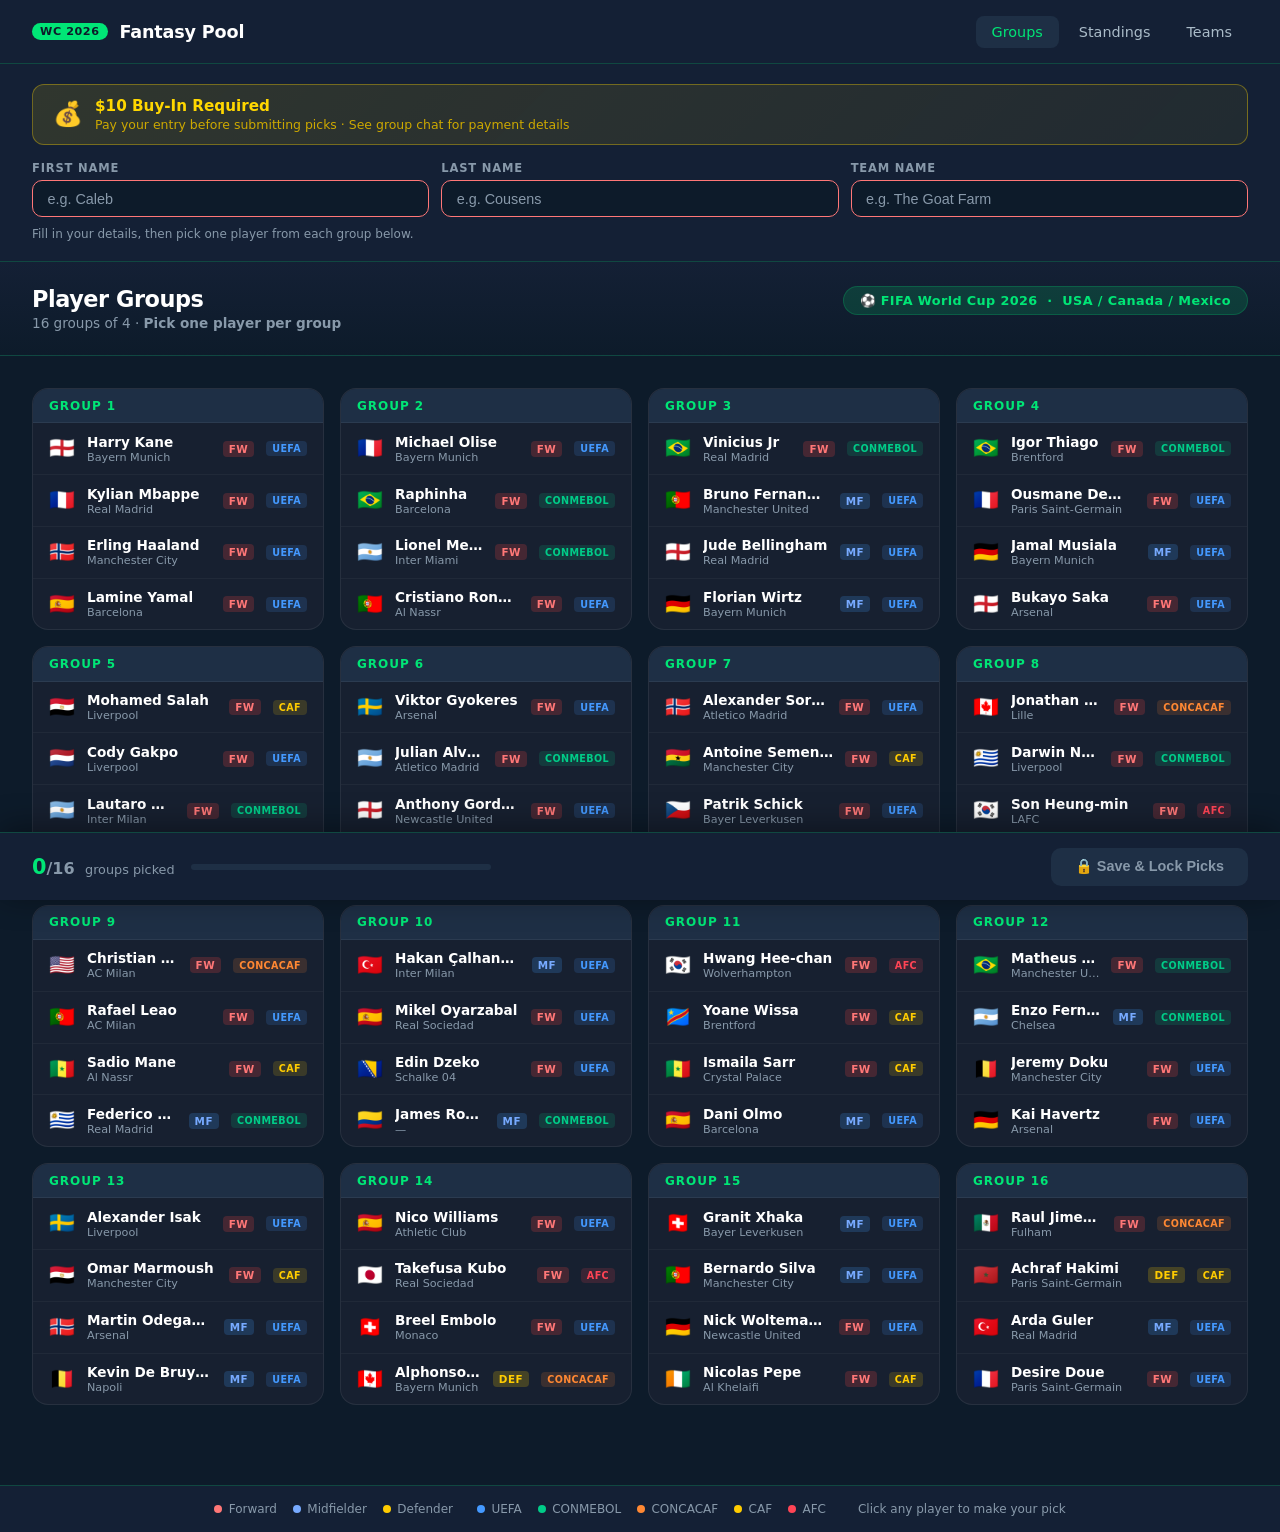
<file: index.html>
<!DOCTYPE html>
<html lang="en">
<head>
  <meta charset="UTF-8">
  <meta name="viewport" content="width=device-width, initial-scale=1.0">
  <title>WC 2026 Pool — Player Groups</title>
  <link rel="stylesheet" href="style.css">
</head>
<body>

<nav>
  <a class="nav-brand" href="index.html">
    <span class="badge">WC 2026</span>
    <h1>Fantasy Pool</h1>
  </a>
  <div class="nav-links">
    <a href="index.html" class="active">Groups</a>
    <a href="standings.html">Standings</a>
    <a href="teams.html">Teams</a>
  </div>
</nav>

<!-- ─── ENTRY FORM ──────────────────────────────────────── -->
<div class="entry-section">
  <div class="entry-inner">

    <div class="buy-in-banner">
      <span class="buy-in-icon">💰</span>
      <div>
        <strong>$10 Buy-In Required</strong>
        <span class="buy-in-sub">Pay your entry before submitting picks · See group chat for payment details</span>
      </div>
    </div>

    <div class="entry-form" id="entry-form">
      <div class="form-row">
        <div class="field-group">
          <label for="first-name">First Name</label>
          <input type="text" id="first-name" placeholder="e.g. Caleb" autocomplete="given-name">
        </div>
        <div class="field-group">
          <label for="last-name">Last Name</label>
          <input type="text" id="last-name" placeholder="e.g. Cousens" autocomplete="family-name">
        </div>
        <div class="field-group">
          <label for="team-name">Team Name</label>
          <input type="text" id="team-name" placeholder="e.g. The Goat Farm">
        </div>
      </div>
      <p class="form-hint">Fill in your details, then pick one player from each group below.</p>
    </div>

  </div>
</div>

<!-- ─── GROUPS HEADER ──────────────────────────────────── -->
<div class="page-subheader">
  <div>
    <h2>Player Groups</h2>
    <p>16 groups of 4 · <strong>Pick one player per group</strong></p>
  </div>
  <div class="tournament-banner">⚽ FIFA World Cup 2026 &nbsp;·&nbsp; USA / Canada / Mexico</div>
</div>

<!-- ─── GROUPS GRID ────────────────────────────────────── -->
<main class="groups-container">
  <div id="groups-grid" class="groups-grid">
    <div class="state-msg" id="loading-msg">
      <div class="icon">⏳</div>
      <h3>Loading players…</h3>
    </div>
  </div>
</main>

<footer class="legend">
  <div class="legend-item"><span class="legend-dot" style="background:#ff7777"></span> Forward</div>
  <div class="legend-item"><span class="legend-dot" style="background:#77aaff"></span> Midfielder</div>
  <div class="legend-item"><span class="legend-dot" style="background:#ffcc00"></span> Defender</div>
  <div class="legend-item" style="margin-left:0.5rem"><span class="conf-dot" style="background:#4499ff"></span> UEFA</div>
  <div class="legend-item"><span class="conf-dot" style="background:#00cc88"></span> CONMEBOL</div>
  <div class="legend-item"><span class="conf-dot" style="background:#ff8833"></span> CONCACAF</div>
  <div class="legend-item"><span class="conf-dot" style="background:#ffcc00"></span> CAF</div>
  <div class="legend-item"><span class="conf-dot" style="background:#ff4455"></span> AFC</div>
  <div class="legend-item" style="margin-left:1rem; color:#8899aa">Click any player to make your pick</div>
</footer>

<!-- ─── STICKY SUBMIT BAR ──────────────────────────────── -->
<div class="submit-bar" id="submit-bar">
  <div class="pick-progress">
    <div class="pick-count-label">
      <span id="pick-count">0</span><span class="pick-total">/16</span>
      <span class="pick-label">groups picked</span>
    </div>
    <div class="progress-track">
      <div class="progress-fill" id="progress-fill" style="width:0%"></div>
    </div>
  </div>
  <button class="save-btn" id="save-btn" disabled>
    🔒 Save & Lock Picks
  </button>
</div>

<!-- ─── PLAYER CARD MODAL ──────────────────────────────── -->
<div class="modal-overlay" id="modal-overlay">
  <div class="modal" id="modal">
    <div class="modal-hero">
      <div class="modal-flag" id="modal-flag">🏳</div>
      <div class="modal-hero-info">
        <h3 id="modal-name">Player Name</h3>
        <div class="meta">
          <span id="modal-nationality">Nation</span>
          <span>·</span>
          <span id="modal-club">Club</span>
          <span class="pos-badge" id="modal-pos-badge">FW</span>
        </div>
      </div>
    </div>

    <div class="modal-body">
      <div class="modal-conf-row">
        <span class="modal-conf-badge" id="modal-conf-badge">UEFA</span>
        <span class="modal-conf-label" id="modal-conf-label">Confederation</span>
      </div>

      <div class="stat-section">
        <div class="stat-section-label">World Cup 2026 — Tournament</div>
        <div class="stat-row">
          <div class="stat-box goals">
            <div class="val" id="modal-wc-goals">0</div>
            <div class="lbl">Goals</div>
          </div>
          <div class="stat-box assists">
            <div class="val" id="modal-wc-assists">0</div>
            <div class="lbl">Assists</div>
          </div>
          <div class="stat-box points">
            <div class="val" id="modal-wc-pts">0</div>
            <div class="lbl">Pool Pts</div>
          </div>
        </div>
      </div>

      <div style="font-size:0.7rem; color:var(--grey); text-align:center; margin-top:0.75rem;">
        Scoring: Goals = 2 pts &nbsp;·&nbsp; Assists = 1 pt
      </div>
    </div>

    <div class="modal-footer">
      <span class="modal-group-tag" id="modal-group-tag">Group 1</span>
      <div style="display:flex; gap:0.5rem; align-items:center;">
        <button class="modal-close" id="modal-close">Close</button>
        <button class="pick-btn" id="modal-pick-btn">✓ Pick this player</button>
      </div>
    </div>
  </div>
</div>

<!-- ─── CONFIRMATION DIALOG ────────────────────────────── -->
<div class="modal-overlay" id="confirm-overlay">
  <div class="modal confirm-modal" id="confirm-modal">
    <div class="confirm-header">
      <div class="confirm-icon">🔒</div>
      <h3>Lock In Your Picks?</h3>
      <p id="confirm-entry-name" class="confirm-name"></p>
    </div>
    <div class="confirm-body">
      <div class="confirm-warning">
        ⚠️ Once submitted, your picks <strong>cannot be changed</strong>. Make sure you're happy with all 16 selections before confirming.
      </div>
      <div id="confirm-picks-summary" class="confirm-picks-summary"></div>
    </div>
    <div class="confirm-footer">
      <button class="modal-close" id="confirm-cancel">Go Back</button>
      <button class="save-btn confirm-save-btn" id="confirm-submit">
        ✓ Yes, Lock In My Picks
      </button>
    </div>
  </div>
</div>

<!-- ─── SUCCESS OVERLAY ────────────────────────────────── -->
<div class="success-overlay" id="success-overlay">
  <div class="success-card">
    <div class="success-icon">✅</div>
    <h2>Picks Submitted!</h2>
    <p id="success-team-name" class="success-team"></p>
    <p class="success-msg">Your picks have been locked in. Good luck! 🏆</p>
    <div class="success-reminder">
      💰 Remember to pay your <strong>$10 buy-in</strong> if you haven't already.
    </div>
    <a href="standings.html" class="success-link">View Standings →</a>
  </div>
</div>

<!-- ─── ALREADY SUBMITTED OVERLAY ─────────────────────── -->
<div class="success-overlay" id="already-submitted-overlay" style="display:none">
  <div class="success-card">
    <div class="success-icon">🔒</div>
    <h2>Already Submitted</h2>
    <p id="already-team-name" class="success-team"></p>
    <p class="success-msg">Your picks are locked in. No changes allowed.</p>
    <div id="already-picks-summary" class="confirm-picks-summary" style="text-align:left; max-height:300px; overflow-y:auto;"></div>
    <a href="standings.html" class="success-link" style="margin-top:1.5rem">View Standings →</a>
  </div>
</div>

<script src="app.js"></script>
<script>
  initGroupsPage();
</script>
</body>
</html>
</file>
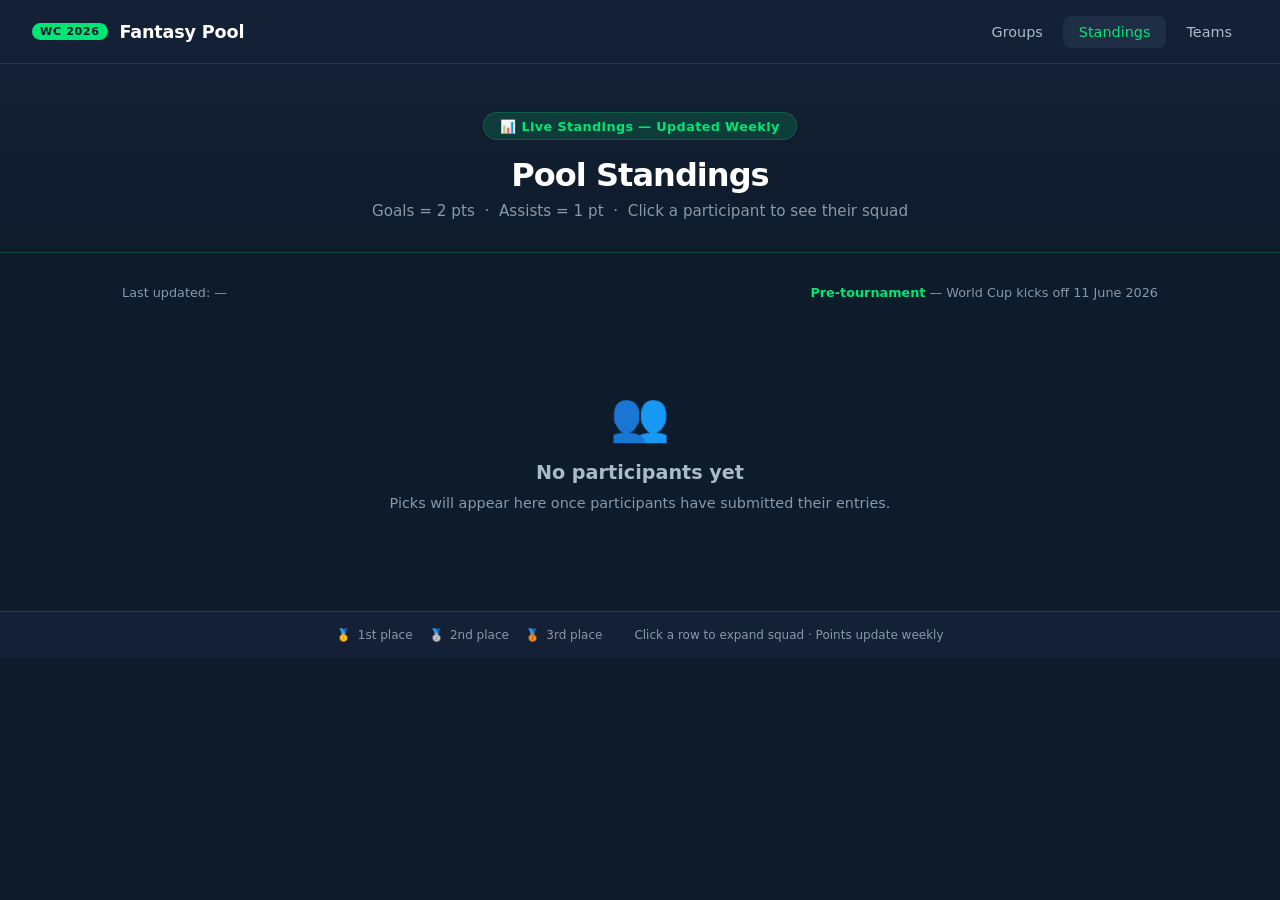
<file: standings.html>
<!DOCTYPE html>
<html lang="en">
<head>
  <meta charset="UTF-8">
  <meta name="viewport" content="width=device-width, initial-scale=1.0">
  <title>WC 2026 Pool — Standings</title>
  <link rel="stylesheet" href="style.css">
</head>
<body>

<nav>
  <a class="nav-brand" href="index.html">
    <span class="badge">WC 2026</span>
    <h1>Fantasy Pool</h1>
  </a>
  <div class="nav-links">
    <a href="index.html">Groups</a>
    <a href="standings.html" class="active">Standings</a>
    <a href="teams.html">Teams</a>
  </div>
</nav>

<div class="page-header">
  <div class="tournament-banner">📊 Live Standings — Updated Weekly</div>
  <h2>Pool Standings</h2>
  <p>Goals = 2 pts &nbsp;·&nbsp; Assists = 1 pt &nbsp;·&nbsp; Click a participant to see their squad</p>
</div>

<main class="standings-container">
  <div class="standings-meta">
    <div class="last-updated" id="last-updated">Last updated: —</div>
    <div style="font-size:0.8rem; color:var(--grey)">
      <span style="color:var(--green); font-weight:700" id="tournament-status">Pre-tournament</span>
      — World Cup kicks off 11 June 2026
    </div>
  </div>

  <div id="standings-content">
    <div class="state-msg" id="loading-msg">
      <div class="icon">⏳</div>
      <h3>Loading standings…</h3>
      <p>Fetching data from Google Sheets.</p>
    </div>
  </div>
</main>

<footer class="legend">
  <div class="legend-item"><span style="color:var(--gold);font-weight:800">🥇</span> 1st place</div>
  <div class="legend-item"><span style="color:#c0c0c0;font-weight:800">🥈</span> 2nd place</div>
  <div class="legend-item"><span style="color:#cd7f32;font-weight:800">🥉</span> 3rd place</div>
  <div class="legend-item" style="margin-left:1rem; color:#8899aa">Click a row to expand squad · Points update weekly</div>
</footer>

<script src="app.js"></script>
<script>
  initStandingsPage();
</script>
</body>
</html>
</file>
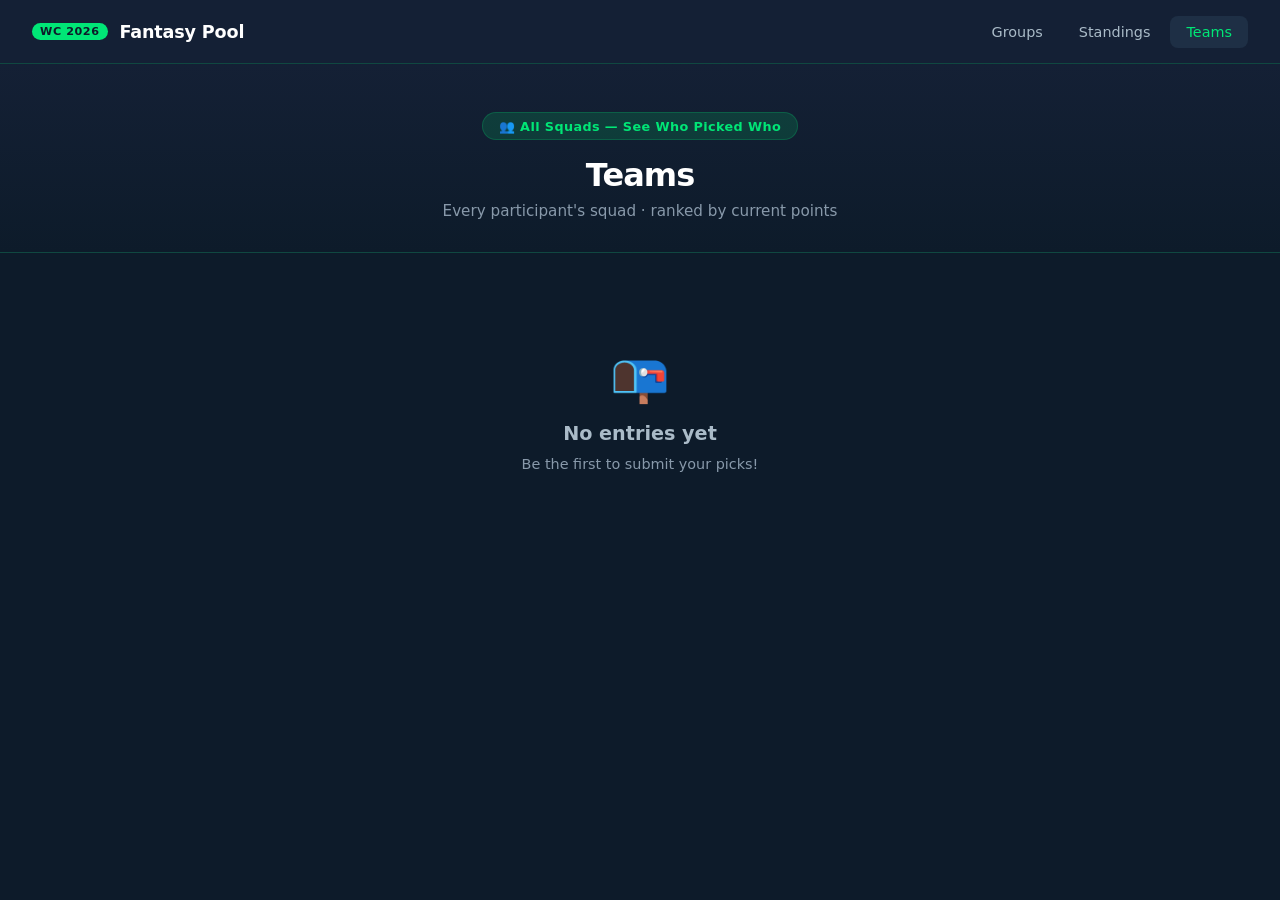
<file: teams.html>
<!DOCTYPE html>
<html lang="en">
<head>
  <meta charset="UTF-8">
  <meta name="viewport" content="width=device-width, initial-scale=1.0">
  <title>WC 2026 Pool — Teams</title>
  <link rel="stylesheet" href="style.css">
</head>
<body>

<nav>
  <a class="nav-brand" href="index.html">
    <span class="badge">WC 2026</span>
    <h1>Fantasy Pool</h1>
  </a>
  <div class="nav-links">
    <a href="index.html">Groups</a>
    <a href="standings.html">Standings</a>
    <a href="teams.html" class="active">Teams</a>
  </div>
</nav>

<div class="page-header">
  <div class="tournament-banner">👥 All Squads — See Who Picked Who</div>
  <h2>Teams</h2>
  <p>Every participant's squad · ranked by current points</p>
</div>

<main class="standings-container">
  <div id="teams-content">
    <div class="state-msg" id="loading-msg">
      <div class="icon">⏳</div>
      <h3>Loading teams…</h3>
      <p>Fetching data from Google Sheets.</p>
    </div>
  </div>
</main>

<script src="app.js"></script>
<script>
  initTeamsPage();
</script>
</body>
</html>
</file>
<file: style.css>
:root {
  --navy: #0d1b2a;
  --navy-mid: #142035;
  --navy-light: #1e2f45;
  --navy-card: #172030;
  --green: #00e676;
  --green-dark: #00b35a;
  --green-glow: rgba(0, 230, 118, 0.15);
  --white: #ffffff;
  --grey: #8899aa;
  --grey-light: #aabbc8;
  --gold: #ffd700;
  --red: #ff4444;
  --blue: #4499ff;
  --yellow: #ffcc00;
  --border: rgba(0, 230, 118, 0.2);
  --card-shadow: 0 4px 24px rgba(0,0,0,0.4);
}

* { box-sizing: border-box; margin: 0; padding: 0; }

body {
  background: var(--navy);
  color: var(--white);
  font-family: 'Inter', 'Segoe UI', system-ui, sans-serif;
  min-height: 100vh;
}

/* ─── NAV ─────────────────────────────────────────── */
nav {
  background: var(--navy-mid);
  border-bottom: 1px solid var(--border);
  padding: 0 2rem;
  display: flex;
  align-items: center;
  justify-content: space-between;
  height: 64px;
  position: sticky;
  top: 0;
  z-index: 100;
  backdrop-filter: blur(8px);
}

.nav-brand {
  display: flex;
  align-items: center;
  gap: 0.75rem;
  text-decoration: none;
}

.nav-brand .badge {
  background: var(--green);
  color: var(--navy);
  font-weight: 800;
  font-size: 0.7rem;
  padding: 2px 8px;
  border-radius: 99px;
  letter-spacing: 0.05em;
  text-transform: uppercase;
}

.nav-brand h1 {
  font-size: 1.1rem;
  font-weight: 700;
  color: var(--white);
  letter-spacing: -0.01em;
}

.nav-links {
  display: flex;
  gap: 0.25rem;
}

.nav-links a {
  color: var(--grey-light);
  text-decoration: none;
  padding: 0.5rem 1rem;
  border-radius: 8px;
  font-size: 0.9rem;
  font-weight: 500;
  transition: all 0.15s;
}

.nav-links a:hover,
.nav-links a.active {
  color: var(--white);
  background: var(--navy-light);
}

.nav-links a.active {
  color: var(--green);
}

/* ─── PAGE HEADER ─────────────────────────────────── */
.page-header {
  padding: 3rem 2rem 2rem;
  text-align: center;
  border-bottom: 1px solid var(--border);
  background: linear-gradient(180deg, var(--navy-mid) 0%, var(--navy) 100%);
}

.page-header h2 {
  font-size: 2rem;
  font-weight: 800;
  letter-spacing: -0.03em;
  color: var(--white);
}

.page-header p {
  color: var(--grey);
  margin-top: 0.5rem;
  font-size: 0.95rem;
}

.tournament-banner {
  display: inline-flex;
  align-items: center;
  gap: 0.5rem;
  background: var(--green-glow);
  border: 1px solid var(--border);
  border-radius: 99px;
  padding: 0.35rem 1rem;
  font-size: 0.8rem;
  font-weight: 600;
  color: var(--green);
  margin-bottom: 1rem;
  letter-spacing: 0.03em;
}

/* ─── GROUPS GRID ─────────────────────────────────── */
.groups-container {
  padding: 2rem;
  max-width: 1400px;
  margin: 0 auto;
}

.groups-grid {
  display: grid;
  grid-template-columns: repeat(4, 1fr);
  gap: 1rem;
}

@media (max-width: 1100px) { .groups-grid { grid-template-columns: repeat(3, 1fr); } }
@media (max-width: 800px)  { .groups-grid { grid-template-columns: repeat(2, 1fr); } }
@media (max-width: 500px)  { .groups-grid { grid-template-columns: 1fr; } }

/* ─── GROUP CARD ──────────────────────────────────── */
.group-card {
  background: var(--navy-card);
  border: 1px solid rgba(255,255,255,0.07);
  border-radius: 16px;
  overflow: hidden;
  transition: border-color 0.2s, transform 0.2s;
}

.group-card:hover {
  border-color: var(--border);
  transform: translateY(-2px);
}

.group-header {
  background: var(--navy-light);
  padding: 0.6rem 1rem;
  display: flex;
  align-items: center;
  justify-content: space-between;
  border-bottom: 1px solid rgba(255,255,255,0.06);
}

.group-number {
  font-size: 0.75rem;
  font-weight: 700;
  color: var(--green);
  text-transform: uppercase;
  letter-spacing: 0.08em;
}

.group-rank-label {
  font-size: 0.65rem;
  color: var(--grey);
  font-weight: 500;
}

.group-rank-label span {
  color: var(--gold);
  font-weight: 700;
}

/* ─── PLAYER ROW (in group card) ──────────────────── */
.player-row {
  display: flex;
  align-items: center;
  padding: 0.65rem 1rem;
  gap: 0.75rem;
  cursor: pointer;
  border-bottom: 1px solid rgba(255,255,255,0.04);
  transition: background 0.15s;
}

.player-row:last-child { border-bottom: none; }

.player-row:hover {
  background: rgba(0, 230, 118, 0.05);
}

.player-flag {
  font-size: 1.3rem;
  flex-shrink: 0;
  line-height: 1;
}

.player-info {
  flex: 1;
  min-width: 0;
}

.player-name {
  font-size: 0.85rem;
  font-weight: 600;
  color: var(--white);
  white-space: nowrap;
  overflow: hidden;
  text-overflow: ellipsis;
}

.player-club {
  font-size: 0.7rem;
  color: var(--grey);
  margin-top: 1px;
  white-space: nowrap;
  overflow: hidden;
  text-overflow: ellipsis;
}

.player-pos-badge {
  font-size: 0.65rem;
  font-weight: 700;
  padding: 2px 6px;
  border-radius: 4px;
  flex-shrink: 0;
  letter-spacing: 0.05em;
}
.pos-FW { background: rgba(255,68,68,0.2); color: #ff7777; }
.pos-MF { background: rgba(68,153,255,0.2); color: #77aaff; }
.pos-DEF { background: rgba(255,204,0,0.2); color: #ffcc00; }

.player-ga {
  font-size: 0.75rem;
  font-weight: 700;
  color: var(--green);
  flex-shrink: 0;
  text-align: right;
}

.player-ga small {
  display: block;
  font-size: 0.6rem;
  color: var(--grey);
  font-weight: 400;
}

/* ─── MODAL ───────────────────────────────────────── */
.modal-overlay {
  position: fixed;
  inset: 0;
  background: rgba(0,0,0,0.75);
  z-index: 999;
  display: flex;
  align-items: center;
  justify-content: center;
  padding: 1rem;
  opacity: 0;
  pointer-events: none;
  transition: opacity 0.2s;
}

.modal-overlay.open {
  opacity: 1;
  pointer-events: all;
}

.modal {
  background: var(--navy-mid);
  border: 1px solid var(--border);
  border-radius: 20px;
  width: 100%;
  max-width: 440px;
  overflow: hidden;
  box-shadow: 0 24px 80px rgba(0,0,0,0.6);
  transform: translateY(12px) scale(0.98);
  transition: transform 0.2s;
}

.modal-overlay.open .modal {
  transform: translateY(0) scale(1);
}

.modal-hero {
  background: linear-gradient(135deg, var(--navy-light) 0%, var(--navy-mid) 100%);
  padding: 2rem;
  border-bottom: 1px solid var(--border);
  display: flex;
  align-items: center;
  gap: 1.25rem;
}

.modal-flag {
  font-size: 3.5rem;
  line-height: 1;
}

.modal-hero-info h3 {
  font-size: 1.4rem;
  font-weight: 800;
  letter-spacing: -0.02em;
}

.modal-hero-info .meta {
  display: flex;
  align-items: center;
  gap: 0.5rem;
  margin-top: 0.4rem;
  flex-wrap: wrap;
}

.modal-hero-info .meta span {
  font-size: 0.75rem;
  color: var(--grey);
}

.modal-hero-info .meta .pos-badge {
  font-size: 0.7rem;
  font-weight: 700;
  padding: 2px 8px;
  border-radius: 4px;
}

.modal-body { padding: 1.5rem; }

.stat-section {
  margin-bottom: 1.25rem;
}

.stat-section-label {
  font-size: 0.65rem;
  font-weight: 700;
  color: var(--grey);
  text-transform: uppercase;
  letter-spacing: 0.1em;
  margin-bottom: 0.75rem;
  display: flex;
  align-items: center;
  gap: 0.5rem;
}

.stat-section-label::after {
  content: '';
  flex: 1;
  height: 1px;
  background: rgba(255,255,255,0.07);
}

.stat-row {
  display: grid;
  grid-template-columns: 1fr 1fr 1fr;
  gap: 0.75rem;
}

.stat-box {
  background: var(--navy);
  border: 1px solid rgba(255,255,255,0.06);
  border-radius: 12px;
  padding: 0.75rem;
  text-align: center;
}

.stat-box .val {
  font-size: 1.8rem;
  font-weight: 800;
  color: var(--white);
  line-height: 1;
}

.stat-box.highlight .val { color: var(--green); }
.stat-box.goals .val    { color: #ff7777; }
.stat-box.assists .val  { color: #77aaff; }
.stat-box.points .val   { color: var(--gold); }

.stat-box .lbl {
  font-size: 0.65rem;
  color: var(--grey);
  font-weight: 500;
  margin-top: 0.25rem;
  text-transform: uppercase;
  letter-spacing: 0.05em;
}

.modal-footer {
  padding: 1rem 1.5rem;
  border-top: 1px solid rgba(255,255,255,0.06);
  display: flex;
  justify-content: space-between;
  align-items: center;
}

.modal-group-tag {
  font-size: 0.75rem;
  color: var(--green);
  font-weight: 600;
}

.modal-close {
  background: rgba(255,255,255,0.06);
  border: none;
  color: var(--grey);
  padding: 0.4rem 1rem;
  border-radius: 8px;
  cursor: pointer;
  font-size: 0.85rem;
  font-weight: 500;
  transition: all 0.15s;
}

.modal-close:hover {
  background: rgba(255,255,255,0.12);
  color: var(--white);
}

/* ─── STANDINGS PAGE ──────────────────────────────── */
.standings-container {
  padding: 2rem;
  max-width: 1100px;
  margin: 0 auto;
}

.standings-meta {
  display: flex;
  align-items: center;
  justify-content: space-between;
  margin-bottom: 1.5rem;
  flex-wrap: wrap;
  gap: 1rem;
}

.standings-meta .last-updated {
  font-size: 0.8rem;
  color: var(--grey);
}

.standings-table {
  width: 100%;
  border-collapse: collapse;
  border-radius: 12px;
  overflow: hidden;
  background: var(--navy-card);
  border: 1px solid rgba(255,255,255,0.07);
}

.standings-table thead tr {
  background: var(--navy-light);
}

.standings-table th {
  padding: 0.75rem 1rem;
  text-align: left;
  font-size: 0.7rem;
  font-weight: 700;
  color: var(--grey);
  text-transform: uppercase;
  letter-spacing: 0.08em;
  border-bottom: 1px solid rgba(255,255,255,0.07);
}

.standings-table td {
  padding: 0 1rem;
  border-bottom: 1px solid rgba(255,255,255,0.04);
  font-size: 0.9rem;
  vertical-align: middle;
}

.standings-table tr:last-child td { border-bottom: none; }

.standings-table tbody tr {
  height: 56px;
  transition: background 0.15s;
  cursor: pointer;
}

.standings-table tbody tr:hover { background: rgba(0,230,118,0.04); }

.standings-table tbody tr.expanded { background: rgba(0,230,118,0.04); }

.rank-cell {
  font-weight: 800;
  font-size: 1.1rem;
  width: 48px;
  text-align: center;
}

.rank-1 { color: var(--gold); }
.rank-2 { color: #c0c0c0; }
.rank-3 { color: #cd7f32; }

.participant-name {
  font-weight: 700;
  font-size: 0.95rem;
}

.points-cell {
  font-weight: 800;
  font-size: 1.1rem;
  color: var(--green);
  text-align: right;
}

.pts-breakdown {
  font-size: 0.72rem;
  color: var(--grey);
  text-align: right;
}

/* Expandable picks row */
.picks-row {
  display: none;
}

.picks-row td {
  padding: 0 1rem 1rem;
}

.picks-row.visible {
  display: table-row;
}

.picks-grid {
  display: grid;
  grid-template-columns: repeat(auto-fill, minmax(180px, 1fr));
  gap: 0.5rem;
  padding-top: 0.5rem;
}

.pick-chip {
  display: flex;
  align-items: center;
  gap: 0.5rem;
  background: var(--navy);
  border: 1px solid rgba(255,255,255,0.06);
  border-radius: 8px;
  padding: 0.5rem 0.75rem;
}

.pick-chip .grp {
  font-size: 0.6rem;
  font-weight: 700;
  color: var(--green);
  min-width: 28px;
  text-transform: uppercase;
}

.pick-chip .pflag { font-size: 1rem; }

.pick-chip .pname {
  font-size: 0.75rem;
  font-weight: 600;
  flex: 1;
  white-space: nowrap;
  overflow: hidden;
  text-overflow: ellipsis;
}

.pick-chip .ppts {
  font-size: 0.75rem;
  font-weight: 700;
  color: var(--gold);
  min-width: 24px;
  text-align: right;
}

/* ─── LOADING / EMPTY STATES ──────────────────────── */
.state-msg {
  text-align: center;
  padding: 4rem 2rem;
  color: var(--grey);
}

.state-msg .icon { font-size: 3rem; margin-bottom: 1rem; }
.state-msg h3 { font-size: 1.2rem; color: var(--grey-light); margin-bottom: 0.5rem; }
.state-msg p  { font-size: 0.9rem; line-height: 1.6; }
.state-msg code {
  background: var(--navy-light);
  padding: 0.2em 0.5em;
  border-radius: 4px;
  font-size: 0.85em;
  color: var(--green);
}

/* ─── LEGEND ──────────────────────────────────────── */
.legend {
  display: flex;
  gap: 1rem;
  flex-wrap: wrap;
  justify-content: center;
  padding: 1rem 2rem;
  border-top: 1px solid var(--border);
  background: var(--navy-mid);
}

.legend-item {
  display: flex;
  align-items: center;
  gap: 0.4rem;
  font-size: 0.75rem;
  color: var(--grey);
}

.legend-dot {
  width: 8px;
  height: 8px;
  border-radius: 50%;
}

/* ─── SCROLLBAR ───────────────────────────────────── */
::-webkit-scrollbar { width: 6px; }
::-webkit-scrollbar-track { background: var(--navy); }
::-webkit-scrollbar-thumb { background: var(--navy-light); border-radius: 99px; }

/* ─── PAGE SUB-HEADER (groups page) ──────────────── */
.page-subheader {
  padding: 1.5rem 2rem;
  display: flex;
  align-items: center;
  justify-content: space-between;
  flex-wrap: wrap;
  gap: 1rem;
  border-bottom: 1px solid var(--border);
  background: linear-gradient(180deg, var(--navy-mid) 0%, var(--navy) 100%);
}

.page-subheader h2 {
  font-size: 1.4rem;
  font-weight: 800;
  letter-spacing: -0.02em;
}

.page-subheader p {
  font-size: 0.85rem;
  color: var(--grey);
  margin-top: 0.2rem;
}

/* ─── ENTRY SECTION ───────────────────────────────── */
.entry-section {
  background: var(--navy-mid);
  border-bottom: 1px solid var(--border);
  padding: 1.25rem 2rem;
}

.entry-inner {
  max-width: 1400px;
  margin: 0 auto;
  display: flex;
  flex-direction: column;
  gap: 1rem;
}

.buy-in-banner {
  display: flex;
  align-items: center;
  gap: 0.75rem;
  background: linear-gradient(135deg, rgba(255,215,0,0.12), rgba(255,215,0,0.06));
  border: 1px solid rgba(255,215,0,0.35);
  border-radius: 12px;
  padding: 0.75rem 1.25rem;
}

.buy-in-icon { font-size: 1.5rem; flex-shrink: 0; }

.buy-in-banner strong {
  display: block;
  font-size: 0.95rem;
  font-weight: 800;
  color: var(--gold);
}

.buy-in-sub {
  font-size: 0.78rem;
  color: #cca800;
  display: block;
  margin-top: 0.1rem;
}

.entry-form { width: 100%; }

.form-row {
  display: grid;
  grid-template-columns: 1fr 1fr 1fr;
  gap: 0.75rem;
}

@media (max-width: 700px) { .form-row { grid-template-columns: 1fr; } }

.field-group {
  display: flex;
  flex-direction: column;
  gap: 0.35rem;
}

.field-group label {
  font-size: 0.72rem;
  font-weight: 700;
  color: var(--grey);
  text-transform: uppercase;
  letter-spacing: 0.07em;
}

.field-group input {
  background: var(--navy);
  border: 1px solid rgba(255,255,255,0.1);
  border-radius: 10px;
  color: var(--white);
  font-size: 0.9rem;
  padding: 0.6rem 0.9rem;
  transition: border-color 0.15s;
  outline: none;
  width: 100%;
}

.field-group input::placeholder { color: var(--grey); }

.field-group input:focus {
  border-color: var(--green);
  box-shadow: 0 0 0 2px rgba(0,230,118,0.15);
}

.field-group input.input-error {
  border-color: #ff7777;
}

.field-group input.input-ok {
  border-color: var(--green);
}

.form-hint {
  font-size: 0.75rem;
  color: var(--grey);
  margin-top: 0.6rem;
}

/* ─── PLAYER ROW SELECTION STATES ─────────────────── */
.player-row {
  position: relative;
}

.player-row.selected {
  background: rgba(0, 230, 118, 0.1) !important;
  border-left: 3px solid var(--green);
}

.player-row.selected .player-name {
  color: var(--green);
}

.player-row.selected .player-ga {
  color: var(--green);
}

/* Check indicator on selected player */
.player-row.selected::after {
  content: '✓';
  position: absolute;
  right: 10px;
  top: 50%;
  transform: translateY(-50%);
  color: var(--green);
  font-weight: 900;
  font-size: 0.9rem;
}

/* Dim un-picked players when a group has a pick */
.group-card.has-pick .player-row:not(.selected) {
  opacity: 0.45;
}

.group-card.has-pick .player-row:not(.selected):hover {
  opacity: 0.75;
  background: rgba(255,255,255,0.03) !important;
}

/* Group header check when complete */
.group-header.complete .group-number {
  color: var(--green);
}

.group-header.complete::after {
  content: '✓';
  color: var(--green);
  font-weight: 900;
  font-size: 0.9rem;
}

/* ─── PICK BUTTON (in modal) ──────────────────────── */
.pick-btn {
  background: var(--green);
  color: var(--navy);
  border: none;
  border-radius: 8px;
  padding: 0.5rem 1.1rem;
  font-size: 0.85rem;
  font-weight: 800;
  cursor: pointer;
  transition: all 0.15s;
  white-space: nowrap;
}

.pick-btn:hover {
  background: #00ff99;
  transform: translateY(-1px);
}

.pick-btn.picked {
  background: rgba(0,230,118,0.15);
  color: var(--green);
  border: 1px solid var(--green);
}

.pick-btn.change {
  background: rgba(255,165,0,0.15);
  color: #ffaa44;
  border: 1px solid rgba(255,165,0,0.4);
}

/* ─── STICKY SUBMIT BAR ───────────────────────────── */
.submit-bar {
  position: fixed;
  bottom: 0;
  left: 0;
  right: 0;
  z-index: 90;
  background: var(--navy-mid);
  border-top: 1px solid var(--border);
  padding: 0.9rem 2rem;
  display: flex;
  align-items: center;
  justify-content: space-between;
  gap: 1.5rem;
  backdrop-filter: blur(10px);
  box-shadow: 0 -4px 32px rgba(0,0,0,0.4);
}

.pick-progress {
  display: flex;
  align-items: center;
  gap: 1rem;
  flex: 1;
  min-width: 0;
}

.pick-count-label {
  font-size: 0.95rem;
  white-space: nowrap;
  flex-shrink: 0;
}

#pick-count {
  font-size: 1.3rem;
  font-weight: 800;
  color: var(--green);
}

.pick-total {
  font-size: 1rem;
  font-weight: 700;
  color: var(--grey);
}

.pick-label {
  font-size: 0.8rem;
  color: var(--grey);
  margin-left: 0.35rem;
}

.progress-track {
  flex: 1;
  height: 6px;
  background: var(--navy-light);
  border-radius: 99px;
  overflow: hidden;
  min-width: 80px;
  max-width: 300px;
}

.progress-fill {
  height: 100%;
  background: linear-gradient(90deg, var(--green-dark), var(--green));
  border-radius: 99px;
  transition: width 0.3s ease;
}

/* groups-container bottom padding so bar doesn't overlap content */
.groups-container { padding-bottom: 80px; }

.save-btn {
  background: var(--green);
  color: var(--navy);
  border: none;
  border-radius: 10px;
  padding: 0.65rem 1.5rem;
  font-size: 0.9rem;
  font-weight: 800;
  cursor: pointer;
  transition: all 0.15s;
  white-space: nowrap;
  flex-shrink: 0;
}

.save-btn:hover:not(:disabled) {
  background: #00ff99;
  transform: translateY(-1px);
  box-shadow: 0 4px 16px rgba(0,230,118,0.3);
}

.save-btn:disabled {
  background: var(--navy-light);
  color: var(--grey);
  cursor: not-allowed;
}

/* ─── CONFIRMATION MODAL ──────────────────────────── */
.confirm-modal {
  max-width: 500px;
}

.confirm-header {
  padding: 2rem 2rem 1rem;
  text-align: center;
  border-bottom: 1px solid rgba(255,255,255,0.07);
}

.confirm-icon { font-size: 2.5rem; margin-bottom: 0.75rem; }

.confirm-header h3 {
  font-size: 1.4rem;
  font-weight: 800;
}

.confirm-name {
  color: var(--green);
  font-weight: 700;
  margin-top: 0.35rem;
  font-size: 1rem;
}

.confirm-body { padding: 1.25rem 2rem; }

.confirm-warning {
  background: rgba(255,68,68,0.08);
  border: 1px solid rgba(255,68,68,0.25);
  border-radius: 10px;
  padding: 0.85rem 1rem;
  font-size: 0.85rem;
  color: #ffaaaa;
  margin-bottom: 1.25rem;
  line-height: 1.6;
}

.confirm-picks-summary {
  display: grid;
  grid-template-columns: repeat(auto-fill, minmax(140px, 1fr));
  gap: 0.4rem;
  max-height: 200px;
  overflow-y: auto;
  padding-right: 4px;
}

.confirm-pick-chip {
  display: flex;
  align-items: center;
  gap: 0.4rem;
  background: var(--navy);
  border: 1px solid rgba(255,255,255,0.06);
  border-radius: 7px;
  padding: 0.35rem 0.6rem;
  font-size: 0.72rem;
}

.confirm-pick-chip .cg {
  font-size: 0.6rem;
  color: var(--green);
  font-weight: 700;
  min-width: 22px;
}

.confirm-pick-chip .cf { font-size: 0.85rem; }
.confirm-pick-chip .cn {
  flex: 1;
  white-space: nowrap;
  overflow: hidden;
  text-overflow: ellipsis;
  color: var(--grey-light);
}

.confirm-footer {
  padding: 1rem 2rem 1.5rem;
  display: flex;
  gap: 0.75rem;
  justify-content: flex-end;
}

.confirm-save-btn {
  font-size: 0.9rem;
  padding: 0.65rem 1.4rem;
}

/* ─── SUCCESS / ALREADY-SUBMITTED OVERLAY ─────────── */
.success-overlay {
  position: fixed;
  inset: 0;
  z-index: 1000;
  background: rgba(0,0,0,0.85);
  display: flex;
  align-items: center;
  justify-content: center;
  padding: 1rem;
}

.success-card {
  background: var(--navy-mid);
  border: 1px solid var(--border);
  border-radius: 20px;
  padding: 2.5rem 2rem;
  max-width: 480px;
  width: 100%;
  text-align: center;
  box-shadow: 0 24px 80px rgba(0,0,0,0.7);
}

.success-icon { font-size: 3rem; margin-bottom: 1rem; }

.success-card h2 {
  font-size: 1.8rem;
  font-weight: 800;
  margin-bottom: 0.5rem;
}

.success-team {
  font-size: 1.1rem;
  font-weight: 700;
  color: var(--green);
  margin-bottom: 0.5rem;
}

.success-msg {
  color: var(--grey);
  font-size: 0.95rem;
  margin-bottom: 1.5rem;
}

.success-reminder {
  background: rgba(255,215,0,0.1);
  border: 1px solid rgba(255,215,0,0.3);
  border-radius: 10px;
  padding: 0.85rem 1rem;
  font-size: 0.85rem;
  color: var(--gold);
  margin-bottom: 1.5rem;
}

.success-link {
  display: inline-block;
  background: var(--green);
  color: var(--navy);
  font-weight: 800;
  font-size: 0.9rem;
  padding: 0.65rem 1.5rem;
  border-radius: 10px;
  text-decoration: none;
  transition: all 0.15s;
}

.success-link:hover {
  background: #00ff99;
  transform: translateY(-1px);
}

/* ─── SUBMITTING STATE ────────────────────────────── */
.submit-bar.submitting .save-btn {
  opacity: 0.7;
  pointer-events: none;
}

/* ─── HIDE SUCCESS OVERLAY BY DEFAULT ─────────────── */
#success-overlay { display: none; }

/* ─── MOBILE RESPONSIVE ───────────────────────────── */
@media (max-width: 600px) {
  .submit-bar { padding: 0.75rem 1rem; gap: 0.75rem; }
  .progress-track { display: none; }
  .pick-label { display: none; }
  .save-btn { padding: 0.6rem 1rem; font-size: 0.82rem; }
  .entry-section { padding: 1rem; }
  .page-subheader { padding: 1rem; flex-direction: column; align-items: flex-start; }
}

/* --- CONFEDERATION BADGES --- */
.player-conf-badge {
  font-size: 0.6rem;
  font-weight: 700;
  padding: 2px 6px;
  border-radius: 4px;
  flex-shrink: 0;
  letter-spacing: 0.04em;
  text-transform: uppercase;
}

.modal-conf-row {
  display: flex;
  align-items: center;
  gap: 0.75rem;
  margin-bottom: 1.25rem;
  padding: 0.6rem 0.75rem;
  background: var(--navy);
  border-radius: 10px;
  border: 1px solid rgba(255,255,255,0.06);
}

.modal-conf-badge {
  font-size: 0.75rem;
  font-weight: 800;
  padding: 3px 8px;
  border-radius: 6px;
  letter-spacing: 0.05em;
}

.modal-conf-label {
  font-size: 0.8rem;
  color: var(--grey);
}

.conf-dot {
  width: 8px;
  height: 8px;
  border-radius: 50%;
  display: inline-block;
}

/* --- TEAMS PAGE --- */
.teams-grid {
  display: grid;
  grid-template-columns: repeat(auto-fill, minmax(320px, 1fr));
  gap: 1.25rem;
  padding: 1.5rem 2rem 4rem;
  max-width: 1400px;
  margin: 0 auto;
}

.team-card {
  background: var(--navy-card);
  border: 1px solid rgba(255,255,255,0.07);
  border-radius: 14px;
  overflow: hidden;
  box-shadow: var(--card-shadow);
}

.team-card-header {
  display: flex;
  align-items: center;
  gap: 0.75rem;
  padding: 1rem 1.25rem;
  background: var(--navy-light);
  border-bottom: 1px solid rgba(255,255,255,0.07);
}

.team-card-rank {
  font-size: 1.4rem;
  min-width: 2rem;
  text-align: center;
}

.team-card-info {
  flex: 1;
  min-width: 0;
}

.team-card-team {
  font-size: 1rem;
  font-weight: 800;
  color: var(--white);
  white-space: nowrap;
  overflow: hidden;
  text-overflow: ellipsis;
}

.team-card-person {
  font-size: 0.78rem;
  color: var(--grey);
  margin-top: 1px;
}

.team-card-pts {
  font-size: 1.4rem;
  font-weight: 800;
  color: var(--green);
  text-align: right;
  flex-shrink: 0;
}

.team-pts-label {
  font-size: 0.7rem;
  color: var(--grey);
  font-weight: 400;
  margin-left: 2px;
}

.team-picks-list {
  padding: 0.5rem 0;
}

.team-pick {
  display: flex;
  align-items: center;
  gap: 0.5rem;
  padding: 0.3rem 1.25rem;
  font-size: 0.82rem;
  border-bottom: 1px solid rgba(255,255,255,0.03);
}

.team-pick:last-child { border-bottom: none; }

.team-pick.scoring { background: rgba(0,230,118,0.04); }

.team-pick-group {
  font-size: 0.65rem;
  font-weight: 700;
  color: var(--green);
  min-width: 26px;
}

.team-pick-flag { font-size: 1rem; }

.team-pick-name {
  flex: 1;
  color: var(--grey-light);
}

.team-pick-pct {
  font-size: 0.65rem;
  color: var(--grey);
  min-width: 30px;
  text-align: right;
}

.team-pick-pts {
  font-size: 0.72rem;
  font-weight: 700;
  color: var(--green);
  background: rgba(0,230,118,0.12);
  padding: 1px 6px;
  border-radius: 4px;
}

@media (max-width: 600px) {
  .teams-grid { padding: 1rem 1rem 4rem; grid-template-columns: 1fr; }
}
</file>
